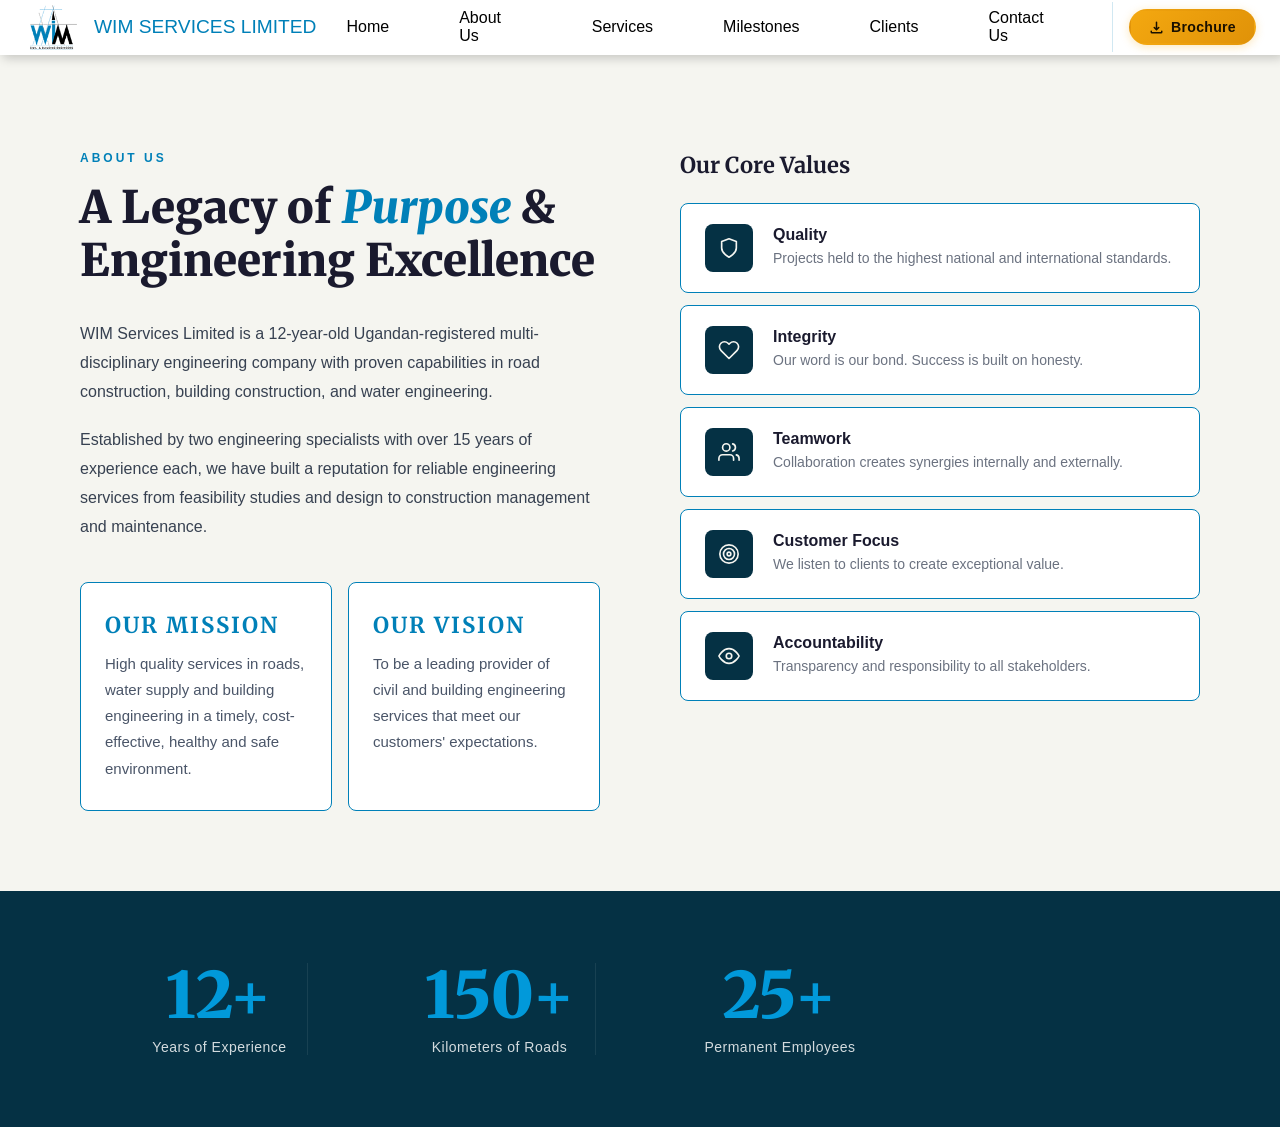
<file: aboutus.html>
<!DOCTYPE html>
<html lang="en">
<head>
     <meta charset="UTF-8">
    <meta name="viewport" content="width=device-width, initial-scale=1.0">
    <title>WIM  Civil & Building Engineers-About us</title>
    <link rel="stylesheet" href="./aboutus.css">
    <meta name="description" content="WIM Services Limited is a ugandan multi-displinary engineering company 
    specializing in Road construction and water Engineering .">
    <link href="https://fonts.googleapis.com/css2?family=Merriweather:wght@400;700;900&family=Inter:wght@300;400;500;600&display=swap" rel="stylesheet">
</head>
<body>
<!-- Reuse the same header from Index.html for consistency -->
    <header class="sticky-header" id="stickyHeader">
        <nav class="navbar">
            <div class="logo">
                <img src="./ASSETS/IMAGES/wim logo-2.png" alt="WIM Services Limited Logo">
                <span>WIM SERVICES LIMITED</span>
                
            </div>
            
            <!-- Hamburger menu button for mobile -->
            <button class="hamburger" id="hamburgerBtn"
                    aria-label="Open navigation menu"
                    aria-expanded="false">
                <span></span>
                <span></span>
                <span></span>
            </button>

            <ul class="nav-links">
                <li><a href="./index.html">Home</a></li>
                <li><a href="./aboutus.html">About Us</a></li>
                <li><a href="./services.html">Services</a></li>
                <li><a href="./milestone.html">Milestones</a></li>
                <li><a href="./milestone.html#clients">Clients</a></li>
                <li><a href="./contactus.html">Contact Us</a></li>

                  <!--
                    BROCHURE BUTTON — desktop nav.
                    Update href to your actual PDF path, e.g.
                    href="./ASSETS/DOCS/WIM-Brochure.pdf"
                    The `download` attribute saves the file instead of opening it.
                -->
                <li class="brochure-item">
                    <a href="./ASSETS/DOCS/WIM-Brochure.pdf"
                       download="WIM-Services-Brochure.pdf"
                       class="brochure-btn"
                       aria-label="Download WIM company brochure PDF">
                        <svg class="brochure-icon" viewBox="0 0 20 20"
                             fill="currentColor" aria-hidden="true">
                            <path d="M10 2a1 1 0 00-1 1v7.586L7.707 9.293a1 1 0
                                     10-1.414 1.414l3 3a1 1 0 001.414 0l3-3a1 1 0
                                     00-1.414-1.414L11 10.586V3a1 1 0 00-1-1z"/>
                            <path d="M3 14a1 1 0 011 1v1h12v-1a1 1 0 112 0v1a2
                                     2 0 01-2 2H4a2 2 0 01-2-2v-1a1 1 0 011-1z"/>
                        </svg>
                        Brochure
                    </a>
                </li>

            </ul>

            

            <!-- Mobile Navigation Links -->
            <ul class="nav-links-mobile">
                <li><a href="./index.html">Home</a></li>
                <li><a href="./aboutus.html">About Us</a></li>
                <li><a href="./services.html">Services</a></li>
                <li><a href="./milestone.html">Milestones</a></li>
                <li><a href="./milestone.html#clinets">Clients</a></li>
                <li><a href="./contactus.html">Contact Us</a></li>
                
                 <!-- Brochure button — mobile drawer -->
                <li class="brochure-item-mobile">
                    <a href="./ASSETS/DOCS/WIM-Brochure.pdf"
                       download="WIM-Services-Brochure.pdf"
                       class="brochure-btn-mobile"
                       aria-label="Download WIM company brochure PDF">
                        <svg class="brochure-icon" viewBox="0 0 20 20"
                             fill="currentColor" aria-hidden="true">
                            <path d="M10 2a1 1 0 00-1 1v7.586L7.707 9.293a1 1 0
                                     10-1.414 1.414l3 3a1 1 0 001.414 0l3-3a1 1 0
                                     00-1.414-1.414L11 10.586V3a1 1 0 00-1-1z"/>
                            <path d="M3 14a1 1 0 011 1v1h12v-1a1 1 0 112 0v1a2
                                     2 0 01-2 2H4a2 2 0 01-2-2v-1a1 1 0 011-1z"/>
                        </svg>
                        Download Brochure
                    </a>
                </li>

            </ul>

        </nav>
    </header>
    <main>
    
        <!-- About Us Content -->
        <section id="about">
            <div class="about-grid">
 
    <!-- LEFT — Story + Mission/Vision -->
    <div class="about-left reveal">
      <p class="about-tag">About Us</p>
      <h2 class="about-title">
        A Legacy of <span class="gold">Purpose</span> &amp;<br>
        Engineering Excellence
      </h2>
 
      <p class="about-body">
        WIM Services Limited is a 12-year-old Ugandan-registered multi-disciplinary
        engineering company with proven capabilities in road construction, building
        construction, and water engineering.
      </p>
 
      <p class="about-body">
        Established by two engineering specialists with over 15 years of experience
        each, we have built a reputation for reliable engineering services from
        feasibility studies and design to construction management and maintenance.
        
      </p>
 
      <div class="mv-grid">
        <div class="mv-card">
          <div class="mv-label">Our Mission</div>
          <div class="mv-text">High quality services in roads, water supply and building engineering in a timely, cost-effective, healthy and safe environment.</div>
        </div>
        <div class="mv-card">
          <div class="mv-label">Our Vision</div>
          <div class="mv-text">To be a leading provider of civil and building engineering services that meet our customers' expectations.</div>
        </div>
       </div>
      </div>

       <!-- RIGHT — Core Values -->
    <div class="about-right reveal-right">
      <h3 class="values-title">Our Core Values</h3>
      <div class="values-list">
 
        <div class="value-card">
          <div class="value-icon">
            <!-- Shield / Quality -->
            <svg viewBox="0 0 24 24"><path d="M12 22s8-4 8-10V5l-8-3-8 3v7c0 6 8 10 8 10z"/></svg>
          </div>
          <div class="value-text-wrap">
            <div class="value-name">Quality</div>
            <div class="value-desc">Projects held to the highest national and international standards.</div>
          </div>
        </div>
 
        <div class="value-card">
          <div class="value-icon">

            <!-- Heart / Integrity -->
            <svg viewBox="0 0 24 24"><path d="M20.84 4.61a5.5 5.5 0 0 0-7.78 0L12 5.67l-1.06-1.06a5.5 5.5 0 0 0-7.78 7.78l1.06 1.06L12 21.23l7.78-7.78 1.06-1.06a5.5 5.5 0 0 0 0-7.78z"/></svg>
          </div>
          <div class="value-text-wrap">
            <div class="value-name">Integrity</div>
            <div class="value-desc">Our word is our bond. Success is built on honesty.</div>
          </div>
        </div>
 
        <div class="value-card">
          <div class="value-icon">
            <!-- People / Teamwork -->
            <svg viewBox="0 0 24 24"><path d="M17 21v-2a4 4 0 0 0-4-4H5a4 4 0 0 0-4 4v2"/><circle cx="9" cy="7" r="4"/><path d="M23 21v-2a4 4 0 0 0-3-3.87"/><path d="M16 3.13a4 4 0 0 1 0 7.75"/></svg>
          </div>
          <div class="value-text-wrap">
            <div class="value-name">Teamwork</div>
            <div class="value-desc">Collaboration creates synergies internally and externally.</div>
          </div>
        </div>
 
        <div class="value-card">
          <div class="value-icon">
            <!-- Target / Customer Focus -->
            <svg viewBox="0 0 24 24"><circle cx="12" cy="12" r="10"/><circle cx="12" cy="12" r="6"/><circle cx="12" cy="12" r="2"/></svg>
          </div>
          <div class="value-text-wrap">
            <div class="value-name">Customer Focus</div>
            <div class="value-desc">We listen to clients to create exceptional value.</div>
          </div>
        </div>
 
        <div class="value-card">
          <div class="value-icon">
            <!-- Eye / Accountability -->
            <svg viewBox="0 0 24 24"><path d="M1 12s4-8 11-8 11 8 11 8-4 8-11 8-11-8-11-8z"/><circle cx="12" cy="12" r="3"/></svg>
          </div>
          <div class="value-text-wrap">
            <div class="value-name">Accountability</div>
            <div class="value-desc">Transparency and responsibility to all stakeholders.</div>
          </div>
        </div>
 
      </div>
    </div>
 
  </div>

        </section>

        <!-- ══ STATS STRIP ════════════════════════════════════════ -->
<section id="stats">
  <div class="stats-grid">
    <div class="stat-item reveal">
      <div class="stat-num">12+</div>
      <div class="stat-label">Years of Experience</div>
    </div>
    <div class="stat-item reveal">
      <div class="stat-num">150+</div>
      <div class="stat-label">Kilometers of Roads</div>
    </div>
    <div class="stat-item reveal">
      <div class="stat-num">25+</div>
      <div class="stat-label">Permanent Employees</div>
    </div>
<!--
    <div class="stat-item reveal">
      <div class="stat-num">UGX 15B+</div>
      <div class="stat-label">Annual Turnover</div>
    </div>
-->
  </div>
</section>
    </main>
    <script src="./About Us.js"></script>
</body>
</html>
</file>
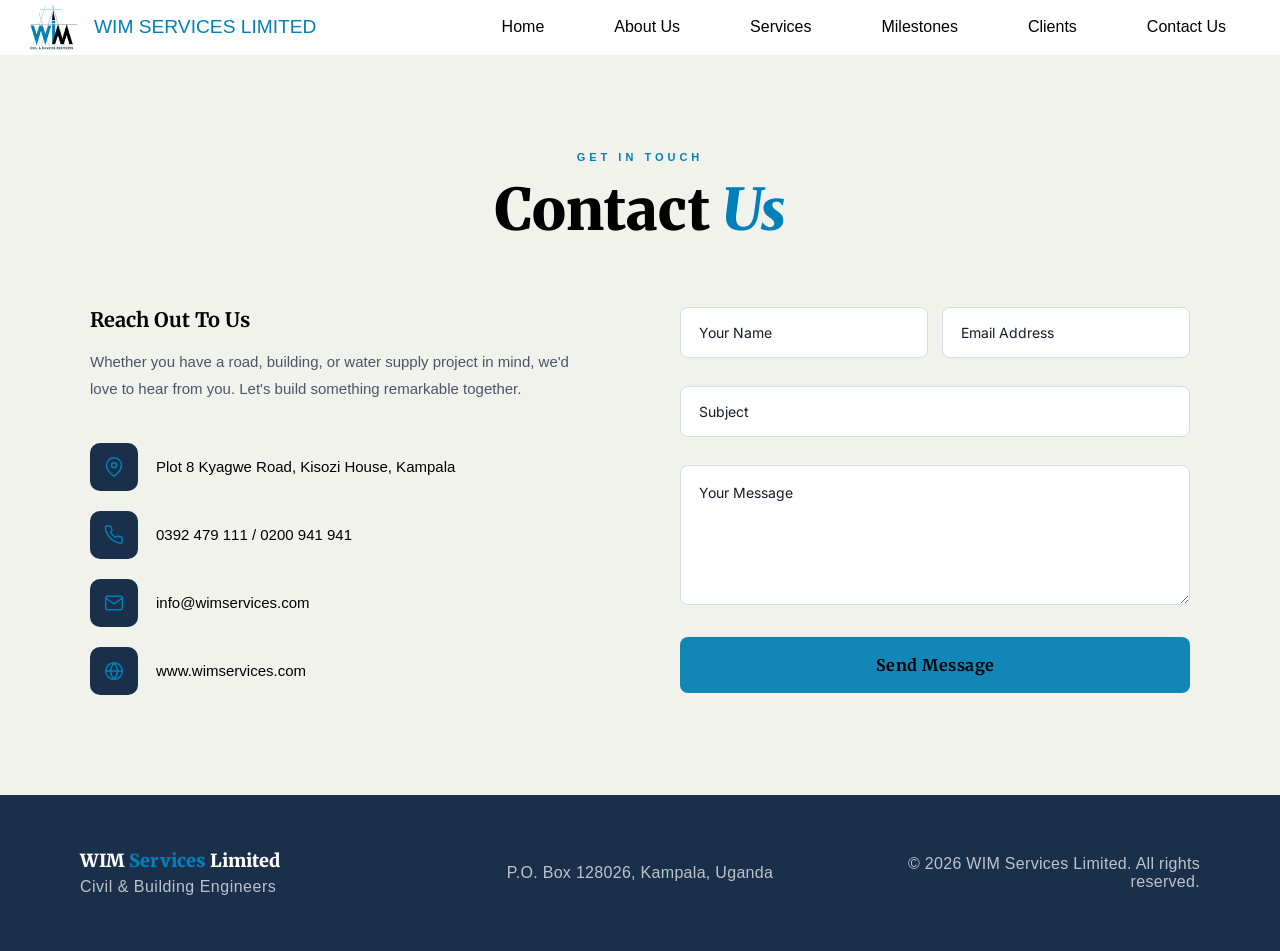
<file: Contact us.html>
<!DOCTYPE html>
<html lang="en">
<head>
    <meta charset="UTF-8">
    <meta name="viewport" content="width=device-width, initial-scale=1.0">
    <title>contact us</title>
    <link rel="stylesheet" href="./Contact us.css">
    <meta name="description" content="WIM Services Limited is a ugandan multi-displinary engineering company 
    specializing in Road construction and water Engineering .">
    <link href="https://fonts.googleapis.com/css2?family=Merriweather:wght@400;700;900&family=Inter:wght@300;400;500;600&display=swap" rel="stylesheet">
</head>
<body>
    <header>
        <nav class="navbar">
            <div class="logo">
                <img src="./ASSETS/IMAGES/wim logo-2.png" alt="WIM Services Limited Logo">
                <span>WIM SERVICES LIMITED</span>
            </div>  

            <!-- Hamburger menu button for mobile -->
            <button class="hamburger" id="hamburgerBtn" aria-label="Open navigation menu">
                <span></span>
                <span></span>
                <span></span>
            </button>

            <!-- Mobile Navigation Links -->
            <ul class="nav-links-mobile">
                <li><a href="./Index.html">Home</a></li>
                <li><a href="./About Us.html">About Us</a></li>
                <li><a href="./Services.css">Services</a></li>
                <li><a href="./Milestone.html">Milestones</a></li>
                <li><a href="./Milestone.html#clients">Clients</a></li>
                <li><a href="./Contact us.html">Contact Us</a></li>
            </ul>

             <ul class="nav-links">
                <li><a href="./Index.html">Home</a></li>        
                 <li><a href="./About Us.html">About Us</a></li>
                 <li><a href="./Services.html">Services</a></li>
                 <li><a href="./Milestone.html">Milestones</a></li>
                 <li><a href="./Milestone.html#clients">Clients</a></li>
                 <li><a href="./Contact us.html">Contact Us</a></li> 
             </ul>  
        </nav>
    </header> 
    
    <!-- ══════════════════════════════════════
     CONTACT SECTION
══════════════════════════════════════ -->
<section id="contact">
    <!-- Header -->
  <div class="contact-header reveal">
    <p class="section-tag">Get In Touch</p>
    <h2 class="section-title">Contact <span class="gold">Us</span></h2>
  </div>

    <!-- Grid -->
  <div class="contact-grid">
 
    <!-- LEFT — Info -->
    <div class="contact-left reveal-left">
      <h3 class="contact-subtitle">Reach Out To Us</h3>
      <p class="contact-intro">
        Whether you have a road, building, or water supply project in
        mind, we'd love to hear from you. Let's build something
        remarkable together.
      </p>
 
      <div class="info-list">
 
        <div class="info-item reveal">
          <div class="info-icon">
            <!-- Pin -->
            <svg viewBox="0 0 24 24">
              <path d="M21 10c0 7-9 13-9 13s-9-6-9-13a9 9 0 0 1 18 0z"/>
              <circle cx="12" cy="10" r="3"/>
            </svg>
          </div>
          <span class="info-text">Plot 8 Kyagwe Road, Kisozi House, Kampala</span>
        </div>
 
        <div class="info-item reveal">
          <div class="info-icon">
            <!-- Phone -->
            <svg viewBox="0 0 24 24">
              <path d="M22 16.92v3a2 2 0 0 1-2.18 2 19.79 19.79 0 0 1-8.63-3.07A19.5 19.5 0 0 1 4.69 12a19.79 19.79 0 0 1-3.07-8.67A2 2 0 0 1 3.62 1.27h3a2 2 0 0 1 2 1.72c.127.96.361 1.903.7 2.81a2 2 0 0 1-.45 2.11L7.91 8.91a16 16 0 0 0 6 6l.91-.91a2 2 0 0 1 2.11-.45c.907.339 1.85.573 2.81.7A2 2 0 0 1 21.73 16.92z"/>
            </svg>
          </div>
          <span class="info-text">
            <a href="tel:+256392479111">0392 479 111</a> /
            <a href="tel:+256200941941">0200 941 941</a>
          </span>
        </div>
 
        <div class="info-item reveal">
          <div class="info-icon">
            <!-- Mail -->
            <svg viewBox="0 0 24 24">
              <path d="M4 4h16c1.1 0 2 .9 2 2v12c0 1.1-.9 2-2 2H4c-1.1 0-2-.9-2-2V6c0-1.1.9-2 2-2z"/>
              <polyline points="22,6 12,13 2,6"/>
            </svg>
          </div>
          <span class="info-text">
            <a href="mailto:info@wimservices.com">info@wimservices.com</a>
          </span>
        </div>
 
        <div class="info-item reveal">
          <div class="info-icon">
            <!-- Globe -->
            <svg viewBox="0 0 24 24">
              <circle cx="12" cy="12" r="10"/>
              <line x1="2" y1="12" x2="22" y2="12"/>
              <path d="M12 2a15.3 15.3 0 0 1 4 10 15.3 15.3 0 0 1-4 10 15.3 15.3 0 0 1-4-10 15.3 15.3 0 0 1 4-10z"/>
            </svg>
          </div>
          <span class="info-text">
            <a href="./Services.html" target="_blank" rel="noopener">www.wimservices.com</a>
          </span>
        </div>
 
      </div>
    </div>

     <!-- RIGHT — Form -->
    <div class="contact-right reveal-right">
      <form class="contact-form" id="contactForm" novalidate>
 
        <div class="form-row">
          <input
            class="form-input"
            type="text"
            id="name"
            placeholder="Your Name"
            autocomplete="name"
            required
          />
          <input
            class="form-input"
            type="email"
            id="email"
            placeholder="Email Address"
            autocomplete="email"
            required
          />
        </div>
 
        <input
          class="form-input"
          type="text"
          id="subject"
          placeholder="Subject"
          required
        />
 
        <textarea
          class="form-textarea"
          id="message"
          placeholder="Your Message"
          required
        ></textarea>
 
        <button type="submit" class="form-submit" id="submitBtn">
          Send Message
        </button>
 
      </form>
    </div>
 
  </div>
</section>

<!-- ══════════════════════════════════════
     FOOTER
══════════════════════════════════════ -->
<footer>
 
  <div class="footer-brand">
    <div class="footer-logo-text">
      WIM <span class="gold">Services</span> Limited
    </div>
    <div class="footer-tagline">Civil &amp; Building Engineers</div>
  </div>
 
  <div class="footer-center">
    P.O. Box 128026, Kampala, Uganda
  </div>
 
  <div class="footer-right">
    &copy; 2026 WIM Services Limited. All rights reserved.
  </div>
 
</footer>
 
    
</body>
</html>
</file>
<file: aboutus.css>
:root 
{
    --text-dark:  #1a1a2e;
    --text-body:  #374151;
    --text-muted: #6b7280;
    --blue:       #0080b8;
    --blue-dark:  #053144;
    --gold:       #F4A810;
    --bg-light:   #F5F5F0;
}
 


*
{
    margin: 0;
    padding: 0;
    box-sizing: border-box;
}
body
{
    min-height: 100dvh;
    background-size: cover;
    background-repeat: no-repeat;
    background-position: center;
    font-family: 'Segoe UI', Tahoma, Geneva, Verdana, sans-serif;
    font-weight: 500;
    overflow-x: hidden;
}

/* ══════════════════════════════════════
   STICKY HEADER — only change from original
══════════════════════════════════════ */
.sticky-header
{
    position: sticky;
    top: 0;
    z-index: 1000;
    background-color: white;
    transition: box-shadow 0.3s ease;
}
.sticky-header.scrolled
{
    box-shadow: 0 2px 16px rgba(0, 0, 0, 0.12);
}



.navbar 
{
    background-color: white;
    box-shadow: 3px 3px 10px rgba(0, 0, 0, 0.2);
    display: flex;
    align-items: center;
    justify-content: space-between;
    padding: 0 24px;
}

.navbar .logo 
{
    display: flex;
    align-items: center;
    font-size: 1.5rem;
    font-weight: bold;
    gap: 12px;
    flex-shrink: 0;
}

.logo img 
{
    width: 58px;
    height: auto;
    max-height: 58px;
}

.logo span 
{
    color: #0080b8;
    align-items: center;
    font-size: 1.2rem;
    font-weight: 500;
    white-space: nowrap;
}
.navbar .nav-links,
.navbar .nav-links-mobile 
{
    display: flex;
    list-style: none;
    gap: 10px;
    justify-content: flex-end;
    align-items: center;
    margin: 0;
    padding: 0;
}

.nav-links li,
.nav-links-mobile li 
{
    height: 50px;
}

.nav-links li a,
.nav-links-mobile li a 
{
    display: flex;
    height: 100%;
    padding: 0 30px;
    text-decoration: none;
    align-items: center;
    color: black;
    /*
    font-size: 1rem;
    line-height: 50px;
    */
}
nav a:hover
{
    color:black;
    transition: 0.3s ease-in-out;
    background-color: #1285b6;
    border-radius: 35px 0 0 0;
}

/* ══════════════════════════════════════════════
   BROCHURE BUTTON — DESKTOP NAV
   Gold pill CTA at the far right of the nav bar,
   separated by a subtle vertical rule.
   Matches the style on index.html exactly.
══════════════════════════════════════════════ */

.brochure-item 
{
    height: 50px;
    display: flex;
    align-items: center;
    margin-left: 8px;
    padding-left: 16px;
    border-left: 1px solid rgba(0, 128, 184, 0.18);
}
 
.brochure-btn 
{
    display: inline-flex;
    align-items: center;
    gap: 7px;
    padding: 8px 18px !important;
    height: auto !important;
    background: linear-gradient(135deg, #F4A810 0%, #e09208 100%);
    color: #1A1000 !important;
    font-size: 0.88rem;
    font-weight: 700;
    letter-spacing: 0.3px;
    border-radius: 20px;
    text-decoration: none;
    border: 2px solid transparent;
    box-shadow: 0 2px 10px rgba(244, 168, 16, 0.28);
    transition: background 0.22s ease, transform 0.18s ease,
                box-shadow 0.22s ease, border-color 0.22s ease;
    white-space: nowrap;
}
.brochure-btn:hover 
{
    background: linear-gradient(135deg, #ffb820 0%, #F4A810 100%) !important;
    border-color: #F4A810;
    transform: translateY(-2px);
    box-shadow: 0 6px 20px rgba(244, 168, 16, 0.4);
    border-radius: 20px !important;
    color: #1A1000 !important;
}
.brochure-btn:active 
{
    transform: translateY(0);
    box-shadow: 0 2px 8px rgba(244, 168, 16, 0.25);
}
.brochure-icon 
{
    width: 15px;
    height: 15px;
    flex-shrink: 0;
}

/* ══════════════════════════════════════════════
   BROCHURE BUTTON — MOBILE DRAWER
   Full-width prominent button at the bottom of
   the side drawer with clear top separation.
══════════════════════════════════════════════ */
.brochure-item-mobile {
    width: 100%;
    height: auto !important;
    margin-top: 12px;
    padding: 0 16px 24px;
}
 
.brochure-btn-mobile {
    display: flex;
    align-items: center;
    justify-content: center;
    gap: 8px;
    width: 100%;
    padding: 14px 20px;
    background: linear-gradient(135deg, #F4A810 0%, #e09208 100%);
    color: #1A1000 !important;
    font-size: 0.95rem;
    font-weight: 700;
    letter-spacing: 0.3px;
    border-radius: 10px;
    text-decoration: none;
    border: 2px solid transparent;
    box-shadow: 0 3px 12px rgba(244, 168, 16, 0.3);
    transition: background 0.22s ease, transform 0.18s ease, box-shadow 0.22s ease;
}
 
.brochure-btn-mobile:hover {
    background: linear-gradient(135deg, #ffb820 0%, #F4A810 100%) !important;
    color: #1A1000 !important;
    border-radius: 10px !important;
    transform: translateY(-1px);
    box-shadow: 0 6px 18px rgba(244, 168, 16, 0.4);
}
 

/* ══════════════════════════════════════════════
   HAMBURGER BUTTON
══════════════════════════════════════════════ */
 
 
 
 


/* Hamburger menu button */
.hamburger 
{
    display: none;
    flex-direction: column;
    justify-content: center;
    align-items: center;
    width: 40px;
    height: 40px;
    background: none;
    border: none;
    cursor: pointer;
    z-index: 1001;
    flex-shrink: 0;
}

.hamburger span 
{
    width: 28px;
    height: 3px;
    background-color: #0080b8;
    margin: 4px 0;
    border-radius: 2px;
    transition: transform 0.3s ease, opacity 0.3s ease;
}

.nav-links-mobile
{
    position: fixed;
    top: 0;
    right: -250px;
    width: 250px;
    height: 100vh;
    z-index: 999;
    background-color: rgba(255, 255, 255, 0.544);
    box-shadow: -10px 0 10px rgba(0, 0, 0, 0.2);
    display: flex;
    flex-direction: column;
    align-items: flex-start;
    justify-content: flex-start;
    transition: right 0.3s ease;
    overflow-y: auto;
    padding-top:70px;
     /* clears the sticky header height (~66px) */
}

.nav-links-mobile.active
{
    right: 0;
}

.nav-links-mobile li
{
    
    width: 100%;
    
}
.nav-links-mobile a
{
    width: 100%;

    
}

/* ── ABOUT SECTION ── */
  #about 
  {
     background-color: var(--bg-light);
    padding: 96px 80px 80px;
  }
 
  .about-grid 
  {
    display: grid;
    grid-template-columns: 1fr 1fr;
    gap: 80px;
    max-width: 1280px;
    margin: 0 auto;
  }
  /* LEFT COLUMN */
  .about-left {}
 
  .about-tag 
  {
    font-size: 12px;
    font-weight: 600;
    letter-spacing: 3px;
    text-transform: uppercase;
    color: #0080b8;
    margin-bottom: 16px;
  }
 
  .about-title 
  {
    font-family: 'Merriweather', Georgia, serif;
    font-size: clamp(32px, 3.5vw, 48px);
    font-weight: 900;
    line-height: 1.2;
    color: var(--text-dark);
    margin-bottom: 32px;
  }
 
  .about-title .gold 
  {
    color: #0080b8;
    font-style: italic;
  }
 
  .about-body {
    font-size: 16px;
    font-weight: 400;
    line-height: 1.8;
    color: var(--text-body);
    margin-bottom: 20px;
  }
 
  /* Mission / Vision Cards */
  .mv-grid 
  {
    display: grid;
    grid-template-columns: 1fr 1fr;
    gap: 16px;
    margin-top: 40px;
  }
 
  .mv-card 
  {
    background-color: white;
    border: 1px solid #0080b8;
    border-radius: 8px;
    padding: 28px 24px;
    transition: box-shadow 0.2s;
  }
 
  .mv-card:hover {
    box-shadow: 0 4px 20px rgba(0,0,0,0.08);
  }
 
  .mv-label 
  {
    /*
    font-size: 11px;
    font-weight: 600;
    letter-spacing: 2px;
    text-transform: uppercase;
    color: #0080b8;
    margin-bottom: 12px;
    */
    font-family: 'Merriweather', serif;
    font-size: 22px;
    font-weight: 700;
    color: #1a1a2e;
    margin-bottom: 24px;
    text-transform: uppercase;
    color: #0080b8;
    letter-spacing: 2px;
     margin-bottom: 12px;
  }
 

  .mv-text 
  {
    font-size: 15px;
    line-height: 1.75;
    color: #4a5568;
    font-weight: 500;
  }
  
  /* RIGHT COLUMN — Core Values */
  .about-right {}
 
  .values-title 
  {
    font-family: 'Merriweather', serif;
    font-size: 22px;
    font-weight: 700;
    color: #1a1a2e;
    margin-bottom: 24px;
  }
 
  .values-list 
  {
    display: flex;
    flex-direction: column;
    gap: 12px;
  }
 
  .value-card 
  {
    background: #ffffff;
    border: 1px solid #0080b8;
    border-radius: 8px;
    padding: 20px 24px;
    display: flex;
    align-items: center;
    gap: 20px;
    transition: box-shadow 0.2s, transform 0.2s;
  }
 
  .value-card:hover {
    box-shadow: 0 4px 16px rgba(0,0,0,0.08);
    transform: translateX(4px);
  }
 
  .value-icon 
  {
    width: 48px;
    height: 48px;
    background: #053144;
    border-radius: 8px;
    display: flex;
    align-items: center;
    justify-content: center;
    flex-shrink: 0;
  }
 
  .value-icon svg 
  {
    width: 22px;
    height: 22px;
    stroke: #F5F5F0;
    fill: none;
    stroke-width: 1.8;
    stroke-linecap: round;
    stroke-linejoin: round;
  }
 
  .value-text-wrap {}
 
  .value-name {
    font-size: 16px;
    font-weight: 600;
    color: var(--text-dark);
    margin-bottom: 3px;
  }
 
  .value-desc {
    font-size: 14px;
    color: var(--text-muted);
    line-height: 1.6;
    font-weight: 500;
  }

  /* ── STATS STRIP ── */
  #stats 
  {
     background: var(--blue-dark);
    padding: 72px 80px;
  }
 
  .stats-grid 
  {
    display: grid;
    grid-template-columns: repeat(4, 1fr);
    gap: 0;
    max-width: 1280px;
    margin: 0 auto;
    text-align: center;
    justify-content: center;
    justify-items: center;
    align-items: center;
  }
 
  .stat-item 
  {
    padding: 0 20px;
    border-right: 1px solid rgba(255,255,255,0.08);
    transition: transform 0.2s;
  }
 
  .stat-item:last-child { border-right: none; }
  .stat-item:hover { transform: translateY(-4px); }
 
  .stat-num 
  {
    font-family: 'Merriweather', serif;
    font-size: clamp(40px, 5vw, 64px);
    font-weight: 900;
    color: #0199da;
    line-height: 1;
    margin-bottom: 12px;
  }
 
  .stat-label {
    font-size: 14px;
    font-weight: 500;
    letter-spacing: 0.5px;
    color: rgba(255, 255, 255, 0.829);
  }

  
 
  
  /* ── RESPONSIVE ── */
 /* Tablet — 769px to 960px */
@media (max-width: 960px)
{
    #about { padding: 72px 32px; }
    .about-grid { grid-template-columns: 1fr; gap: 48px; }
    #stats { padding: 56px 32px; }
    /* FIX: keep stats in a row on tablet, 3 across still fits */
    .stats-grid { gap: 24px; }
    .stat-item { border-right: 1px solid rgba(255,255,255,0.08); padding: 0 12px; }
    .stat-item:last-child { border-right: none; }
}
 
/* Mobile — show hamburger, hide desktop nav */
@media (max-width: 900px)
{
    .hamburger { display: flex; }
    .navbar .nav-links { display: none; }
    /* Tighten logo on narrow screens */
    .logo span { font-size: 0.95rem; }
    .logo img  { width: 44px; }
    .navbar    { padding: 0 14px; }
}
 
/* Desktop — hide hamburger and mobile drawer */
@media (min-width: 901px)
{
    .hamburger { display: none; }
    .navbar .nav-links-mobile { display: none !important; }
}
 
/* Small phones */
@media (max-width: 520px)
{
    .mv-grid { grid-template-columns: 1fr; }
    .stats-grid { grid-template-columns: 1fr; gap: 32px; }
    .stat-item { border-right: none; border-bottom: 1px solid rgba(255,255,255,0.08); padding: 0 0 28px; }
    .stat-item:last-child { border-bottom: none; padding-bottom: 0; }
    .stat-num { font-size: 40px; }
    #about { padding: 56px 20px; }
    #stats { padding: 48px 20px; }
    .about-title { font-size: 26px; }
    .value-card { padding: 16px; gap: 14px; }
}
</file>
<file: Contact us.css>
*
{
    margin: 0;
    padding: 0;
    box-sizing: border-box;
} 
body
{
    min-height: 100dvh;
    font-family: 'Segoe UI', Tahoma, Geneva, Verdana, sans-serif;
    background: #f0efea;
    

    
}  
.navbar 
{
    background-color: white;
    box-shadow: 3px 3px 10px rgba(0, 0, 0, 0.2);
    display: flex;
    align-items: center;
    justify-content: space-between;
    padding: 0 24px;
}
.navbar .logo 
{
    display: flex;
    align-items: center;
    font-size: 1.5rem;
    font-weight: bold;
    gap: 12px;
}
.logo img 
{
    width: 58px;
    height: auto;
    max-height: 58px;
}
.logo span 
{
    color: #0080b8;
    align-items: center;
    font-size: 1.2rem;
    font-weight: 500;
    
}
.navbar .nav-links,
.navbar .nav-links-mobile 
{
    display: flex;
    list-style: none;
    gap: 10px;
    justify-content: flex-end;
    align-items: center;
    margin: 0;
    
}
.nav-links li,
.nav-links-mobile li 
{
    height: 50px;
}
.nav-links li a,
.nav-links-mobile li a 
{
    text-decoration: none;
    display: flex;
    height: 100%;
    padding: 0 30px;
    align-items: center;
    color: black; 
}
.navbar a:hover 
{               
    color: black;
    transition: 0.3s ease-in-out;
    background-color: #1285b6;
    border-radius: 35px 0 0 0;
   
} 
    
/*Hamburger Menu button */


.hamburger 
{
    display: none;
    flex-direction: column;
    justify-content: center;
    align-items: center;
    width: 40px;
    height: 40px;
    background: none;
    border: none;
    cursor: pointer;
    z-index: 1001;


}
.hamburger span
{
    width: 28px;
    height: 3px;
    background-color: #0080b8;
    margin: 4px 0;
    border-radius: 2px;
    transition: 0.3s ease;
}
.nav-links-mobile
{
    position: fixed;
    top: 0;
    right: -250px;
    width: 250px;
    height: 100vh;
    z-index: 999;
    background-color: rgba(255, 255, 255, 0.544);
    box-shadow: -10px 0 10px rgba(0, 0, 0, 0.2);
    display: flex;
    flex-direction: column;
    align-items: flex-start;
    justify-content: flex-start;
    transition: right 0.3s ease;
}
.nav-links-mobile.active
{
    right: 0;
}
.nav-links-mobile li
{
    
    width: 100%;
    
}
.nav-links-mobile a
{
    width: 100%;
 
}

 #milestones 
 {
    padding: 100px 0 80px;
    
  }

  /* Header */

  #contact
  {
    background: #f2f2ed;
    padding: 96px 80px 100px;
  }
  .contact-header 
  {
    text-align: center;
    margin-bottom: 64px;
  }
   .section-tag 
   {
    font-size: 11px;
    font-weight: 600;
    letter-spacing: 4px;
    text-transform: uppercase;
    color: #0080b8;
    margin-bottom: 14px;
  }
  .section-title 
  {
    font-family: 'Merriweather', Georgia, serif;
    font-size: clamp(36px, 4.5vw, 58px);
    font-weight: 900;
    color: black;
    line-height: 1.15;
  }
  .section-title .gold 
  {
    color:#0080b8;
    font-style: italic;
  }

  /* Two-column layout */
  .contact-grid 
  {
    display: grid;
    grid-template-columns: 1fr 1fr;
    gap: 80px;
    max-width: 1100px;
    margin: 0 auto;
    align-items: start;
  }

  /* ── LEFT COLUMN ── */
  .contact-left {}
 
  .contact-subtitle 
  {
    font-family: 'Merriweather', serif;
    font-size: 20px;
    font-weight: 700;
    color: var(--text-dark);
    margin-bottom: 16px;
  }
 
  .contact-intro 
  {
    font-size: 15px;
    line-height: 1.85;
    color: #4a5568;
    margin-bottom: 40px;
    font-weight: 400;
  }
 
  /* Info items */
  .info-list 
  {
    display: flex;
    flex-direction: column;
    gap: 20px;
  }
  .info-item 
  {
    display: flex;
    align-items: center;
    gap: 18px;
  }
 
  .info-icon 
  {
    width: 48px;
    height: 48px;
    background:#1a2f4a;
    border-radius: 10px;
    display: flex;
    align-items: center;
    justify-content: center;
    flex-shrink: 0;
    transition: background 0.2s, transform 0.2s;
  }
 
  .info-item:hover .info-icon {
    background: #0080b8;
    transform: scale(1.08);
  }
 
  .info-icon svg {
    width: 20px;
    height: 20px;
    stroke: #0080b8;
    fill: none;
    stroke-width: 1.8;
    stroke-linecap: round;
    stroke-linejoin: round;
    transition: stroke 0.2s;
  }
 
  .info-item:hover .info-icon svg 
  {
    stroke:#4192b5;
  }
 
  .info-text 
  {
    font-size: 15px;
    color: black;
    font-weight: 400;
    line-height: 1.5;
  }
 
  .info-text a 
  {
    color: black;
    text-decoration: none;
    transition: color 0.2s;
  }
 
  .info-text a:hover {
    color:#0080b8;
  }

  /* ── RIGHT COLUMN — Form ── */
  .contact-form 
  {
    display: flex;
    flex-direction: column;
    gap: 28px;
  }
   .form-row
   {
    display: grid;
    grid-template-columns: 1fr 1fr;
    gap: 14px;
  }
  .form-input,
  .form-textarea 
  {
    width: 100%;
    background: #ffffff;
    border: 1px solid #d8dce3;
    border-radius: 8px;
    padding: 16px 18px;
    font-family: 'Inter', sans-serif;
    font-size: 14px;
    font-weight: 400;
    color: #1a1a2e;
    outline: none;
    transition: border-color 0.25s, box-shadow 0.25s;
    appearance: none;
    -webkit-appearance: none;
  }
  .form-input::placeholder,
  .form-textarea::placeholder 
  {
    color: var(--text-muted);
    font-size: 14px;
  }
 
  .form-input:focus,
  .form-textarea:focus 
  {
    border-color: #0080b8;
    box-shadow: 0 0 0 3px rgba(244, 168, 16, 0.12);
  }

  .form-textarea 
  {
    min-height: 140px;
    resize: vertical;
    line-height: 1.6;
  }
 
  /* Send Button */
  .form-submit 
  {
    width: 100%;
    background: #1186b7;
    color: black;
    border: none;
    border-radius: 8px;
    padding: 18px 24px;
    font-family: 'Merriweather', serif;
    font-size: 16px;
    font-weight: 700;
    cursor: pointer;
    letter-spacing: 0.5px;
    transition: background 0.25s, transform 0.2s, box-shadow 0.25s;
    margin-top: 4px;
  }
 
  .form-submit:hover 
  {
    background: #79d0f6;
    transform: translateY(-2px);
    box-shadow: 0 8px 24px rgba(244, 168, 16, 0.3);
  }
 
  .form-submit:active 
  {
    transform: translateY(0);
    box-shadow: none;
  }
 
  /* Success state */
  .form-submit.sent 
  {
    background: #4CAF50;
    color: #fff;
    pointer-events: none;
  }

   /* ════════════════════════════════════════
     FOOTER
  ════════════════════════════════════════ */
  footer 
  {
    background: #1a2f4a;
    padding: 55px 80px;
    display: grid;
    grid-template-columns: 1fr 1fr 1fr;
    align-items: center;
    gap: 24px;
  }
 
  /* Brand */
  .footer-brand {}
 
  .footer-logo-text 
  {
    font-family: 'Merriweather', serif;
    font-size: 18px;
    font-weight: 900;
    color: white;
    margin-bottom: 6px;
    line-height: 1.2;
  }
 
  .footer-logo-text .gold { color: #0080b8; }
 
  .footer-tagline 
  {
    font-size: 16px;
    color: rgba(255, 255, 255, 0.714);
    letter-spacing: 0.5px;
  }
 
  /* Center */
  .footer-center 
  {
    text-align: center;
    font-size: 16px;
    color: rgba(255, 255, 255, 0.714);
    letter-spacing: 0.3px;
  }
 
  /* Right */
  .footer-right {
    text-align: right;
    font-size: 16px;
    color: rgba(255,255,255,0.714);
    letter-spacing: 0.3px;
  }

  /* ════════════════════════════════════════
     RESPONSIVE
  ════════════════════════════════════════ */
  @media (max-width: 900px) {
    #contact { padding: 72px 28px 80px; }
    .contact-grid { grid-template-columns: 1fr; gap: 48px; }
    footer { grid-template-columns: 1fr; padding: 40px 28px; gap: 16px; text-align: center; }
    .footer-center, .footer-right { text-align: center; }
  }
 
  @media (max-width: 520px) {
    .form-row { grid-template-columns: 1fr; }
  }
  

 
 
 
 
 

 
 
 
 
 
 
 








  /* Responsive styles */
@media (max-width: 768px) 
{
    .nav-links {
        display: none;
    }
    .hamburger {
        display: flex;
    }
}


/* Show hamburger on mobile */
@media (max-width: 900px) 
{
    .hamburger {
        display: flex;
    }
    .navbar .nav-links {
        display: none;
    }
}

/* Desktop only */
@media (min-width: 901px) 
{
    .hamburger {
        display: none;
    }
    .navbar .nav-links-mobile {
        display: none;
    }
}
</file>
